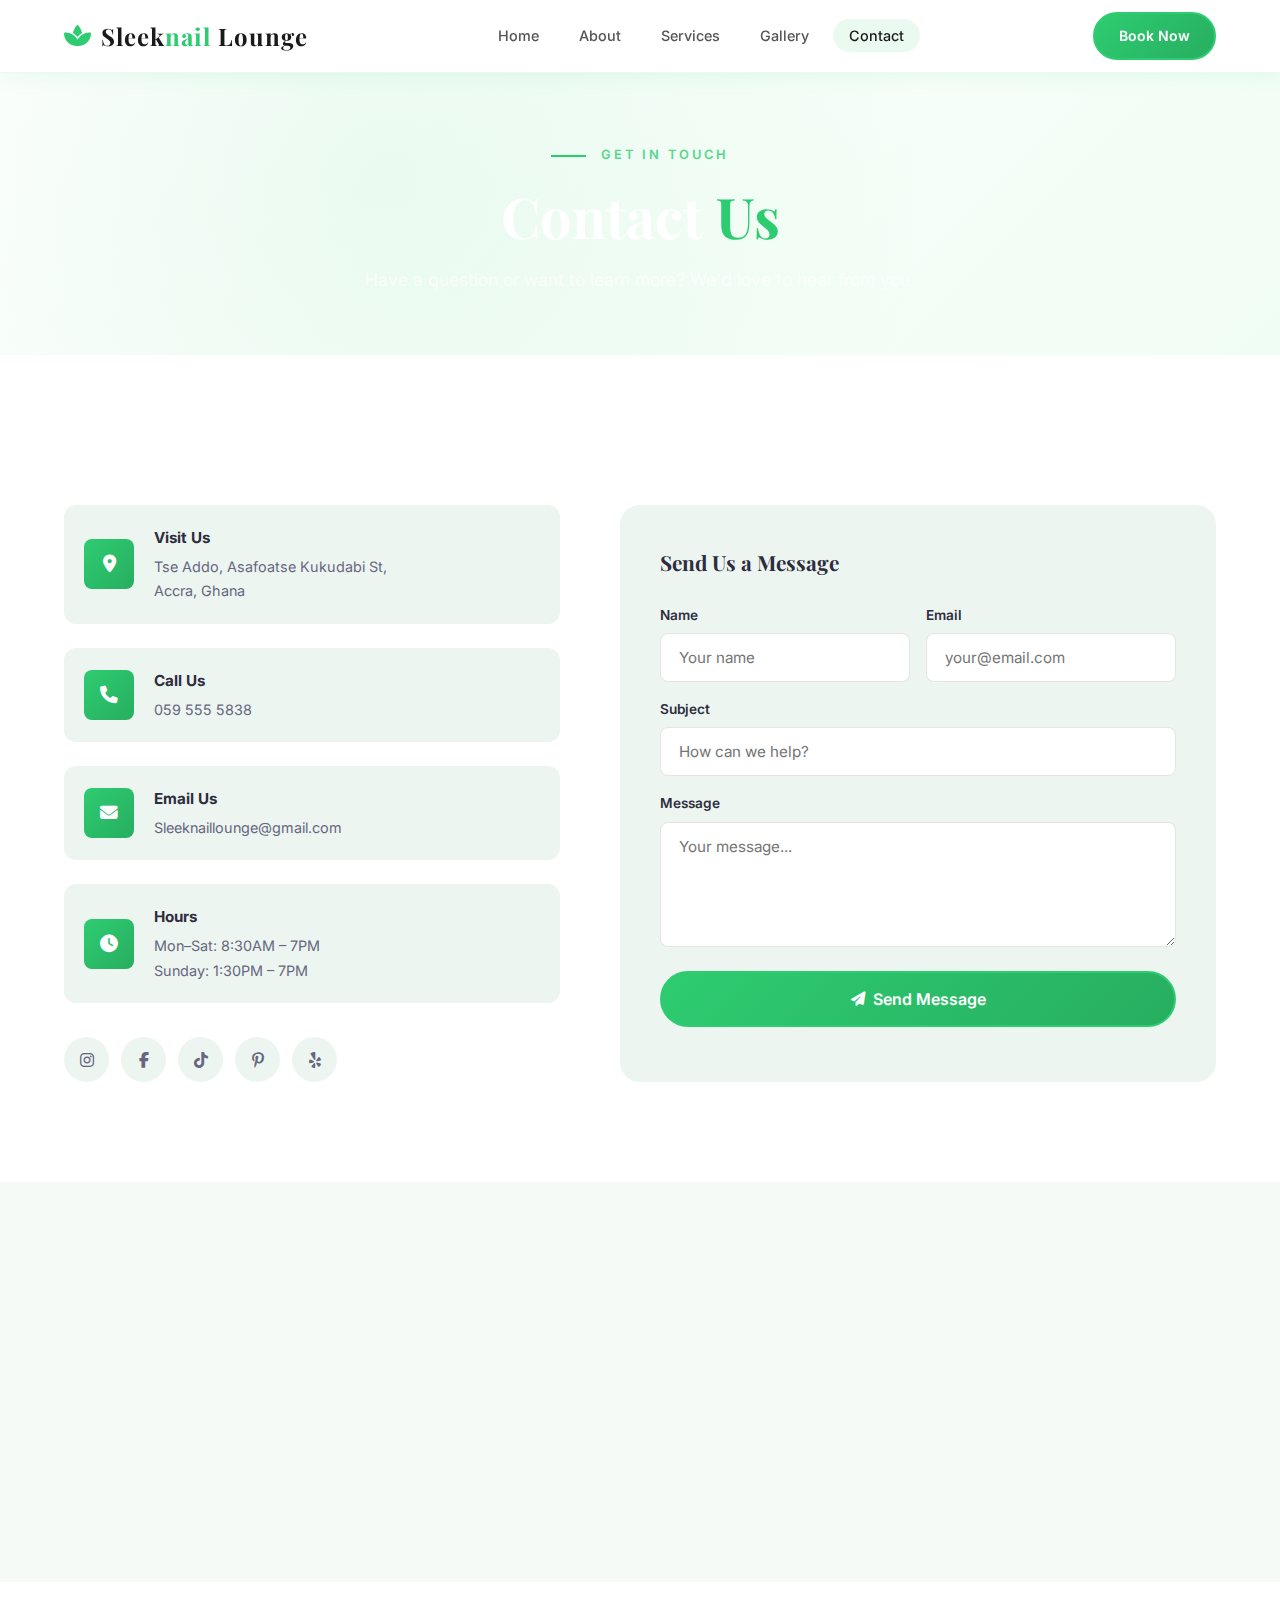
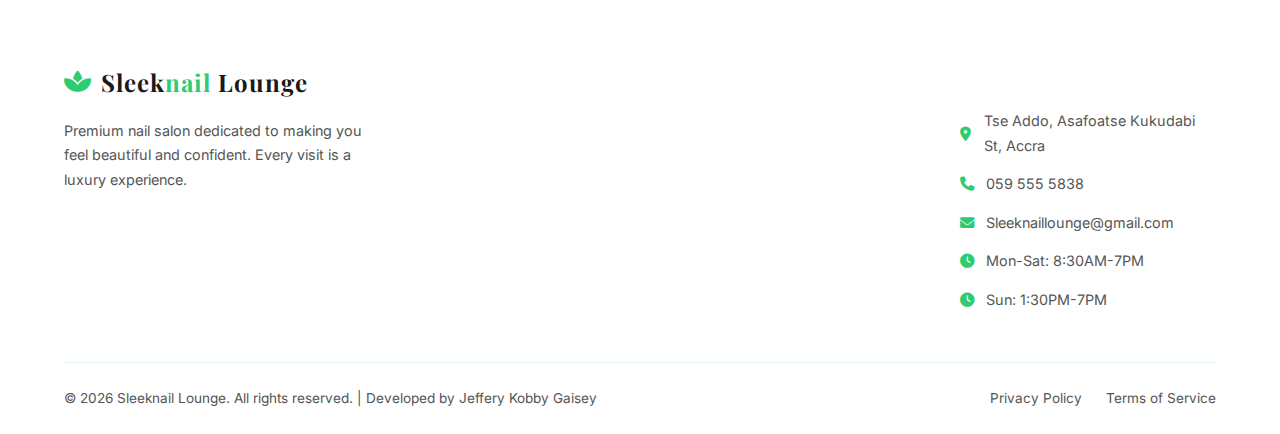
<file: contact.html>
<!DOCTYPE html>
<html lang="en">
<head>
    <meta charset="UTF-8">
    <meta name="viewport" content="width=device-width, initial-scale=1.0">
    <title>Contact Us — Sleeknail Lounge</title>
    <link rel="stylesheet" href="css/style.css">
    <link rel="stylesheet" href="css/animations.css">
    <link rel="preconnect" href="https://fonts.googleapis.com">
    <link href="https://fonts.googleapis.com/css2?family=Playfair+Display:ital,wght@0,400;0,600;0,700;1,400&family=Inter:wght@300;400;500;600;700&display=swap" rel="stylesheet">
    <link rel="stylesheet" href="https://cdnjs.cloudflare.com/ajax/libs/font-awesome/6.5.0/css/all.min.css">
</head>
<body>
    <!-- Navigation -->
    <nav class="navbar scrolled" id="navbar">
        <div class="container nav-container">
            <a href="index.html" class="logo">
                <span class="logo-icon"><i class="fas fa-spa"></i></span>
                <span class="logo-text">Sleek<span class="accent">nail</span> Lounge</span>
            </a>
            <ul class="nav-links" id="navLinks">
                <li><a href="index.html" class="nav-link">Home</a></li>
                <li><a href="about.html" class="nav-link">About</a></li>
                <li><a href="services.html" class="nav-link">Services</a></li>
                <li><a href="gallery.html" class="nav-link">Gallery</a></li>
                <li><a href="contact.html" class="nav-link active">Contact</a></li>
            </ul>
            <div class="nav-actions">
                <a href="https://wa.me/233595555838?text=Hi%2C%20I'd%20like%20to%20book%20an%20appointment%20at%20Sleeknail%20Lounge" target="_blank" class="btn btn-primary btn-sm">Book Now</a>
                <button class="hamburger" id="hamburger" aria-label="Toggle menu">
                    <span></span>
                    <span></span>
                    <span></span>
                </button>
            </div>
        </div>
    </nav>

    <!-- Page Hero -->
    <section class="page-hero">
        <div class="container">
            <span class="section-tag" style="color:var(--primary-light);">Get In Touch</span>
            <h1 class="section-title" style="color:#fff;">Contact <span class="accent">Us</span></h1>
            <p style="color:rgba(255,255,255,0.7); max-width:550px;">Have a question or want to learn more? We'd love to hear from you.</p>
        </div>
    </section>

    <!-- Contact Section -->
    <section class="section contact">
        <div class="container">
            <div class="contact-grid">
                <div class="contact-info">
                    <div class="contact-card">
                        <div class="contact-icon"><i class="fas fa-location-dot"></i></div>
                        <div>
                            <h4>Visit Us</h4>
                            <p>Tse Addo, Asafoatse Kukudabi St,<br>Accra, Ghana</p>
                        </div>
                    </div>
                    <div class="contact-card">
                        <div class="contact-icon"><i class="fas fa-phone"></i></div>
                        <div>
                            <h4>Call Us</h4>
                            <p>059 555 5838</p>
                        </div>
                    </div>
                    <div class="contact-card">
                        <div class="contact-icon"><i class="fas fa-envelope"></i></div>
                        <div>
                            <h4>Email Us</h4>
                            <p>Sleeknaillounge@gmail.com</p>
                        </div>
                    </div>
                    <div class="contact-card">
                        <div class="contact-icon"><i class="fas fa-clock"></i></div>
                        <div>
                            <h4>Hours</h4>
                            <p>Mon–Sat: 8:30AM – 7PM<br>Sunday: 1:30PM – 7PM</p>
                        </div>
                    </div>
                    <div class="contact-socials">
                        <a href="#" class="social-link"><i class="fab fa-instagram"></i></a>
                        <a href="#" class="social-link"><i class="fab fa-facebook-f"></i></a>
                        <a href="#" class="social-link"><i class="fab fa-tiktok"></i></a>
                        <a href="#" class="social-link"><i class="fab fa-pinterest-p"></i></a>
                        <a href="#" class="social-link"><i class="fab fa-yelp"></i></a>
                    </div>
                </div>
                <div class="contact-form-wrapper">
                    <form class="contact-form" id="contactForm">
                        <h3>Send Us a Message</h3>
                        <div class="form-row">
                            <div class="form-group">
                                <label for="contactName">Name</label>
                                <input type="text" id="contactName" placeholder="Your name" required>
                            </div>
                            <div class="form-group">
                                <label for="contactEmail">Email</label>
                                <input type="email" id="contactEmail" placeholder="your@email.com" required>
                            </div>
                        </div>
                        <div class="form-group">
                            <label for="contactSubject">Subject</label>
                            <input type="text" id="contactSubject" placeholder="How can we help?">
                        </div>
                        <div class="form-group">
                            <label for="contactMessage">Message</label>
                            <textarea id="contactMessage" rows="5" placeholder="Your message..." required></textarea>
                        </div>
                        <button type="submit" class="btn btn-primary btn-lg btn-full">
                            <i class="fas fa-paper-plane"></i> Send Message
                        </button>
                    </form>
                </div>
            </div>
        </div>
    </section>

    <!-- Map Section -->
    <section class="map-section">
        <iframe 
            src="https://www.google.com/maps/embed?pb=!1m18!1m12!1m3!1d3971.2!2d-0.1408417!3d5.5797826!2m3!1f0!2f0!3f0!3m2!1i1024!2i768!4f13.1!3m3!1m2!1s0xfdf9b33e67cd21d%3A0x1b8a72e373d35a56!2sSleek%20Nail%20Lounge!5e0!3m2!1sen!2sgh!4v1630000000000"
            width="100%" height="400" style="border:0;" allowfullscreen="" loading="lazy"
            title="Sleeknail Lounge Location"
        ></iframe>
    </section>

    <!-- Footer -->
    <footer class="footer">
        <div class="container">
            <div class="footer-grid">
                <div class="footer-about">
                    <a href="index.html" class="logo">
                        <span class="logo-icon"><i class="fas fa-spa"></i></span>
                        <span class="logo-text">Sleek<span class="accent">nail</span> Lounge</span>
                    </a>
                    <p>Premium nail salon dedicated to making you feel beautiful and confident. Every visit is a luxury experience.</p>
                    <div class="footer-socials">
                        <a href="#"><i class="fab fa-instagram"></i></a>
                        <a href="#"><i class="fab fa-facebook-f"></i></a>
                        <a href="#"><i class="fab fa-tiktok"></i></a>
                        <a href="#"><i class="fab fa-pinterest-p"></i></a>
                    </div>
                </div>
                <div class="footer-links">
                    <h4>Quick Links</h4>
                    <ul>
                        <li><a href="index.html">Home</a></li>
                        <li><a href="about.html">About Us</a></li>
                        <li><a href="services.html">Services</a></li>
                        <li><a href="gallery.html">Gallery</a></li>
                        <li><a href="https://wa.me/233595555838?text=Hi%2C%20I'd%20like%20to%20book%20an%20appointment%20at%20Sleeknail%20Lounge" target="_blank">Book Now</a></li>
                    </ul>
                </div>
                <div class="footer-links">
                    <h4>Services</h4>
                    <ul>
                        <li><a href="services.html">Classic Manicure</a></li>
                        <li><a href="services.html">Gel Extensions</a></li>
                        <li><a href="services.html">Nail Art</a></li>
                        <li><a href="services.html">Luxury Pedicure</a></li>
                        <li><a href="services.html">Dip Powder</a></li>
                    </ul>
                </div>
                <div class="footer-contact">
                    <h4>Contact Info</h4>
                    <ul>
                        <li><i class="fas fa-location-dot"></i> Tse Addo, Asafoatse Kukudabi St, Accra</li>
                        <li><i class="fas fa-phone"></i> 059 555 5838</li>
                        <li><i class="fas fa-envelope"></i> Sleeknaillounge@gmail.com</li>
                        <li><i class="fas fa-clock"></i> Mon-Sat: 8:30AM-7PM</li>
                        <li><i class="fas fa-clock"></i> Sun: 1:30PM-7PM</li>
                    </ul>
                </div>
            </div>
            <div class="footer-bottom">
                <p>&copy; 2026 Sleeknail Lounge. All rights reserved. | Developed by Jeffery Kobby Gaisey</p>
                <div class="footer-bottom-links">
                    <a href="#">Privacy Policy</a>
                    <a href="#">Terms of Service</a>
                </div>
            </div>
        </div>
    </footer>

    <button class="back-to-top" id="backToTop" aria-label="Back to top">
        <i class="fas fa-arrow-up"></i>
    </button>

    <script src="js/main.js"></script>
</body>
</html>
</file>
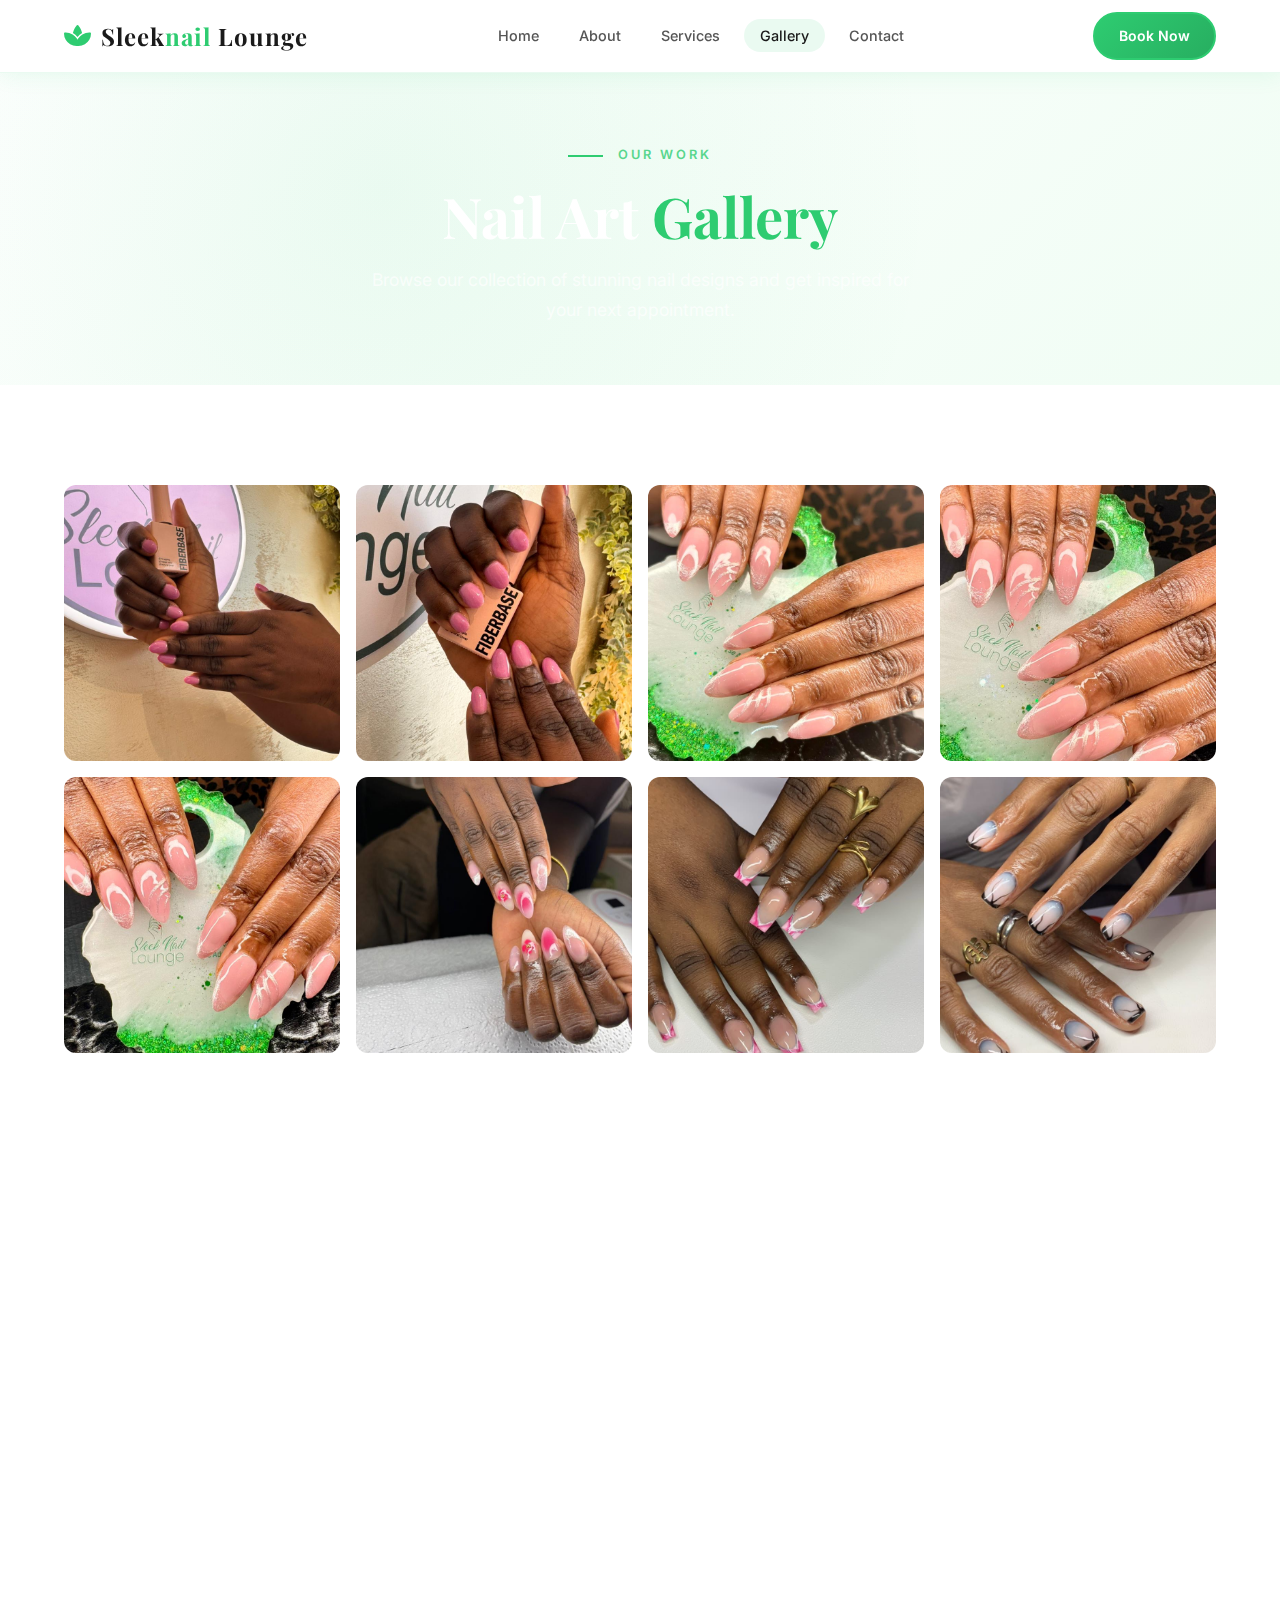
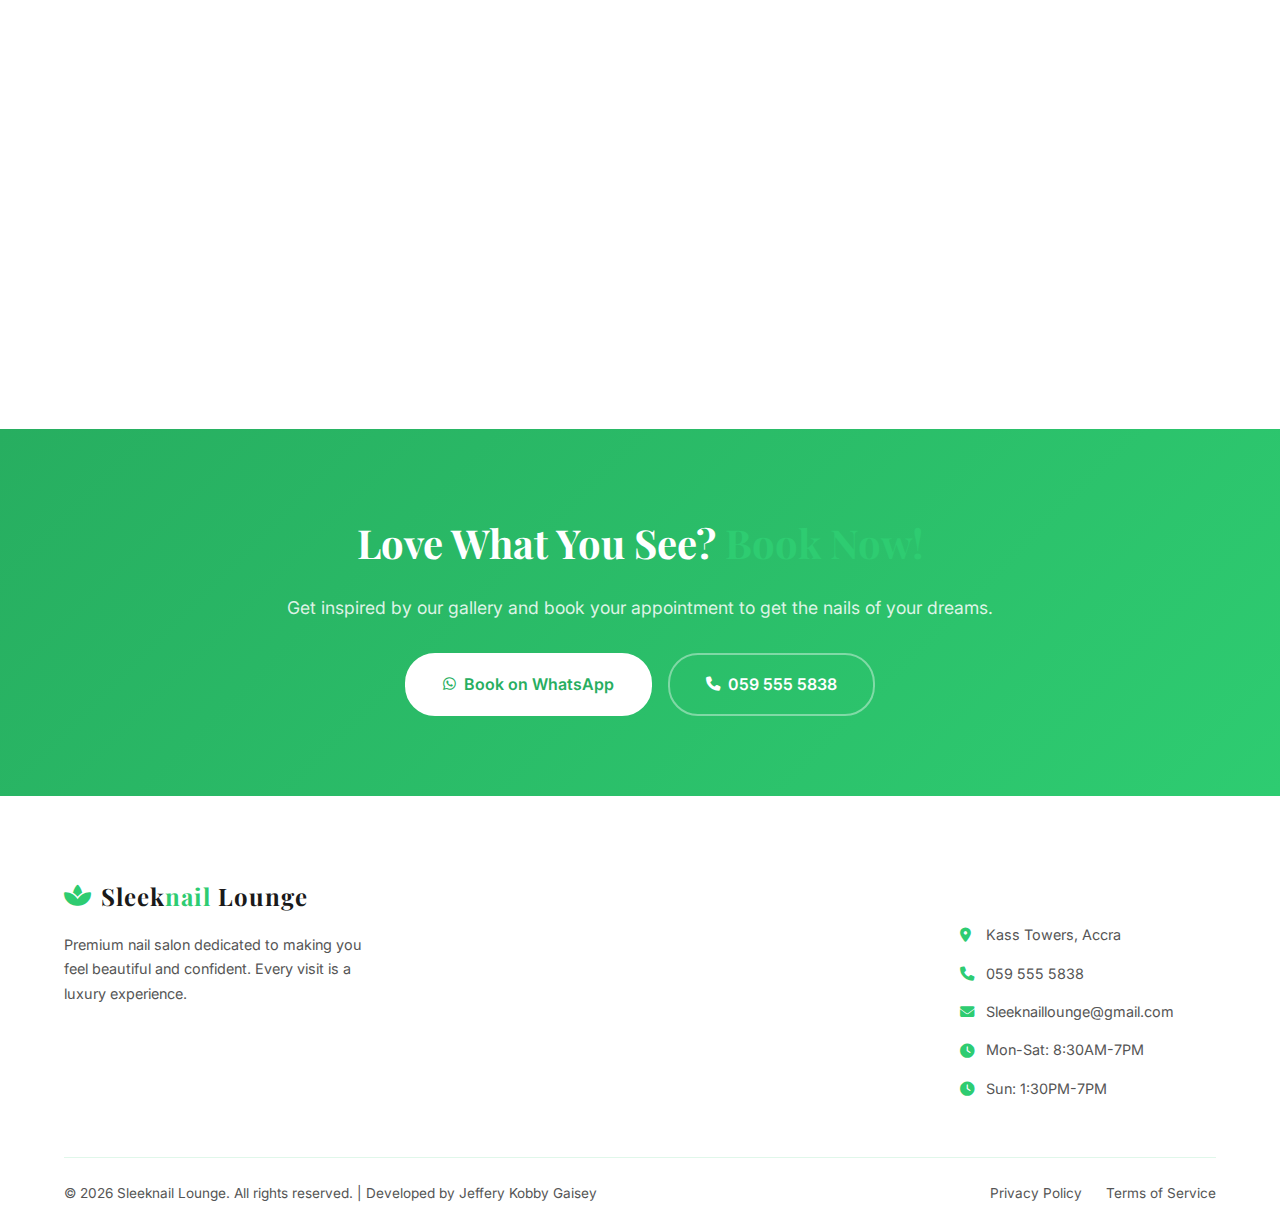
<file: gallery.html>
<!DOCTYPE html>
<html lang="en">
<head>
    <meta charset="UTF-8">
    <meta name="viewport" content="width=device-width, initial-scale=1.0">
    <title>Gallery — Sleeknail Lounge</title>
    <link rel="stylesheet" href="css/style.css">
    <link rel="stylesheet" href="css/animations.css">
    <link rel="preconnect" href="https://fonts.googleapis.com">
    <link href="https://fonts.googleapis.com/css2?family=Playfair+Display:ital,wght@0,400;0,600;0,700;1,400&family=Inter:wght@300;400;500;600;700&display=swap" rel="stylesheet">
    <link rel="stylesheet" href="https://cdnjs.cloudflare.com/ajax/libs/font-awesome/6.5.0/css/all.min.css">
</head>
<body>
    <!-- Navigation -->
    <nav class="navbar scrolled" id="navbar">
        <div class="container nav-container">
            <a href="index.html" class="logo">
                <span class="logo-icon"><i class="fas fa-spa"></i></span>
                <span class="logo-text">Sleek<span class="accent">nail</span> Lounge</span>
            </a>
            <ul class="nav-links" id="navLinks">
                <li><a href="index.html" class="nav-link">Home</a></li>
                <li><a href="about.html" class="nav-link">About</a></li>
                <li><a href="services.html" class="nav-link">Services</a></li>
                <li><a href="gallery.html" class="nav-link active">Gallery</a></li>
                <li><a href="contact.html" class="nav-link">Contact</a></li>
            </ul>
            <div class="nav-actions">
                <a href="https://wa.me/233595555838?text=Hi%2C%20I'd%20like%20to%20book%20an%20appointment%20at%20Sleeknail%20Lounge" target="_blank" class="btn btn-primary btn-sm">Book Now</a>
                <button class="hamburger" id="hamburger" aria-label="Toggle menu">
                    <span></span>
                    <span></span>
                    <span></span>
                </button>
            </div>
        </div>
    </nav>

    <!-- Page Hero -->
    <section class="page-hero">
        <div class="container">
            <span class="section-tag" style="color:var(--primary-light);">Our Work</span>
            <h1 class="section-title" style="color:#fff;">Nail Art <span class="accent">Gallery</span></h1>
            <p style="color:rgba(255,255,255,0.7); max-width:550px;">Browse our collection of stunning nail designs and get inspired for your next appointment.</p>
        </div>
    </section>

    <!-- Gallery Section -->
    <section class="section gallery">
        <div class="container">
            <div class="gallery-grid">
                <div class="gallery-item" data-category="gel">
                    <img src="images/1.jpeg" alt="Gel nail design" loading="lazy">
                </div>
                <div class="gallery-item" data-category="art">
                    <img src="images/2.jpeg" alt="Nail art design" loading="lazy">
                </div>
                <div class="gallery-item" data-category="manicure">
                    <img src="images/3.jpeg" alt="Classic manicure" loading="lazy">
                </div>
                <div class="gallery-item" data-category="gel">
                    <img src="images/4.jpeg" alt="Gel polish nails" loading="lazy">
                </div>
                <div class="gallery-item" data-category="art">
                    <img src="images/5.jpeg" alt="Artistic nails" loading="lazy">
                </div>
                <div class="gallery-item" data-category="pedicure">
                    <img src="images/6.jpeg" alt="Luxury pedicure" loading="lazy">
                </div>
                <div class="gallery-item" data-category="manicure">
                    <img src="images/7.jpeg" alt="Pink manicure" loading="lazy">
                </div>
                <div class="gallery-item" data-category="gel">
                    <img src="images/8.jpeg" alt="Gel nail art" loading="lazy">
                </div>
                <div class="gallery-item" data-category="art">
                    <img src="images/9.jpeg" alt="Nail art detail" loading="lazy">
                </div>
                <div class="gallery-item" data-category="manicure">
                    <img src="images/10.jpeg" alt="Manicure design" loading="lazy">
                </div>
                <div class="gallery-item" data-category="gel">
                    <img src="images/11.jpeg" alt="Gel nails" loading="lazy">
                </div>
                <div class="gallery-item" data-category="pedicure">
                    <img src="images/12.jpeg" alt="Pedicure design" loading="lazy">
                </div>
                <div class="gallery-item" data-category="art">
                    <img src="images/13.jpeg" alt="Creative nail art" loading="lazy">
                </div>
                <div class="gallery-item" data-category="manicure">
                    <img src="images/14.jpeg" alt="Elegant manicure" loading="lazy">
                </div>
                <div class="gallery-item" data-category="gel">
                    <img src="images/15.jpeg" alt="Gel nail design" loading="lazy">
                </div>
                <div class="gallery-item" data-category="art">
                    <img src="images/16.jpeg" alt="Artistic nail design" loading="lazy">
                </div>
                <div class="gallery-item" data-category="pedicure">
                    <img src="images/17.jpeg" alt="Pedicure nails" loading="lazy">
                </div>
                <div class="gallery-item" data-category="gel">
                    <img src="images/18.jpeg" alt="Gel extension nails" loading="lazy">
                </div>
            </div>
        </div>
    </section>

    <!-- CTA Section -->
    <section class="cta-section">
        <div class="container">
            <div class="cta-content">
                <h2>Love What You See? <span class="accent">Book Now!</span></h2>
                <p>Get inspired by our gallery and book your appointment to get the nails of your dreams.</p>
                <div class="cta-buttons">
                    <a href="https://wa.me/233595555838?text=Hi%2C%20I'd%20like%20to%20book%20an%20appointment%20at%20Sleeknail%20Lounge" target="_blank" class="btn btn-white btn-lg"><i class="fab fa-whatsapp"></i> Book on WhatsApp</a>
                    <a href="tel:+233595555838" class="btn btn-outline-white btn-lg"><i class="fas fa-phone"></i> 059 555 5838</a>
                </div>
            </div>
        </div>
    </section>

    <!-- Footer -->
    <footer class="footer">
        <div class="container">
            <div class="footer-grid">
                <div class="footer-about">
                    <a href="index.html" class="logo">
                        <span class="logo-icon"><i class="fas fa-spa"></i></span>
                        <span class="logo-text">Sleek<span class="accent">nail</span> Lounge</span>
                    </a>
                    <p>Premium nail salon dedicated to making you feel beautiful and confident. Every visit is a luxury experience.</p>
                    <div class="footer-socials">
                        <a href="#"><i class="fab fa-instagram"></i></a>
                        <a href="#"><i class="fab fa-facebook-f"></i></a>
                        <a href="#"><i class="fab fa-tiktok"></i></a>
                        <a href="#"><i class="fab fa-pinterest-p"></i></a>
                    </div>
                </div>
                <div class="footer-links">
                    <h4>Quick Links</h4>
                    <ul>
                        <li><a href="index.html">Home</a></li>
                        <li><a href="about.html">About Us</a></li>
                        <li><a href="services.html">Services</a></li>
                        <li><a href="gallery.html">Gallery</a></li>
                        <li><a href="https://wa.me/233595555838?text=Hi%2C%20I'd%20like%20to%20book%20an%20appointment%20at%20Sleeknail%20Lounge" target="_blank">Book Now</a></li>
                    </ul>
                </div>
                <div class="footer-links">
                    <h4>Services</h4>
                    <ul>
                        <li><a href="services.html">Classic Manicure</a></li>
                        <li><a href="services.html">Gel Extensions</a></li>
                        <li><a href="services.html">Nail Art</a></li>
                        <li><a href="services.html">Luxury Pedicure</a></li>
                        <li><a href="services.html">Dip Powder</a></li>
                    </ul>
                </div>
                <div class="footer-contact">
                    <h4>Contact Info</h4>
                    <ul>
                        <li><i class="fas fa-location-dot"></i> Kass Towers, Accra</li>
                        <li><i class="fas fa-phone"></i> 059 555 5838</li>
                        <li><i class="fas fa-envelope"></i> Sleeknaillounge@gmail.com</li>
                        <li><i class="fas fa-clock"></i> Mon-Sat: 8:30AM-7PM</li>
                        <li><i class="fas fa-clock"></i> Sun: 1:30PM-7PM</li>
                    </ul>
                </div>
            </div>
            <div class="footer-bottom">
                <p>&copy; 2026 Sleeknail Lounge. All rights reserved. | Developed by Jeffery Kobby Gaisey</p>
                <div class="footer-bottom-links">
                    <a href="#">Privacy Policy</a>
                    <a href="#">Terms of Service</a>
                </div>
            </div>
        </div>
    </footer>

    <button class="back-to-top" id="backToTop" aria-label="Back to top">
        <i class="fas fa-arrow-up"></i>
    </button>

    <script src="js/main.js"></script>
</body>
</html>
</file>
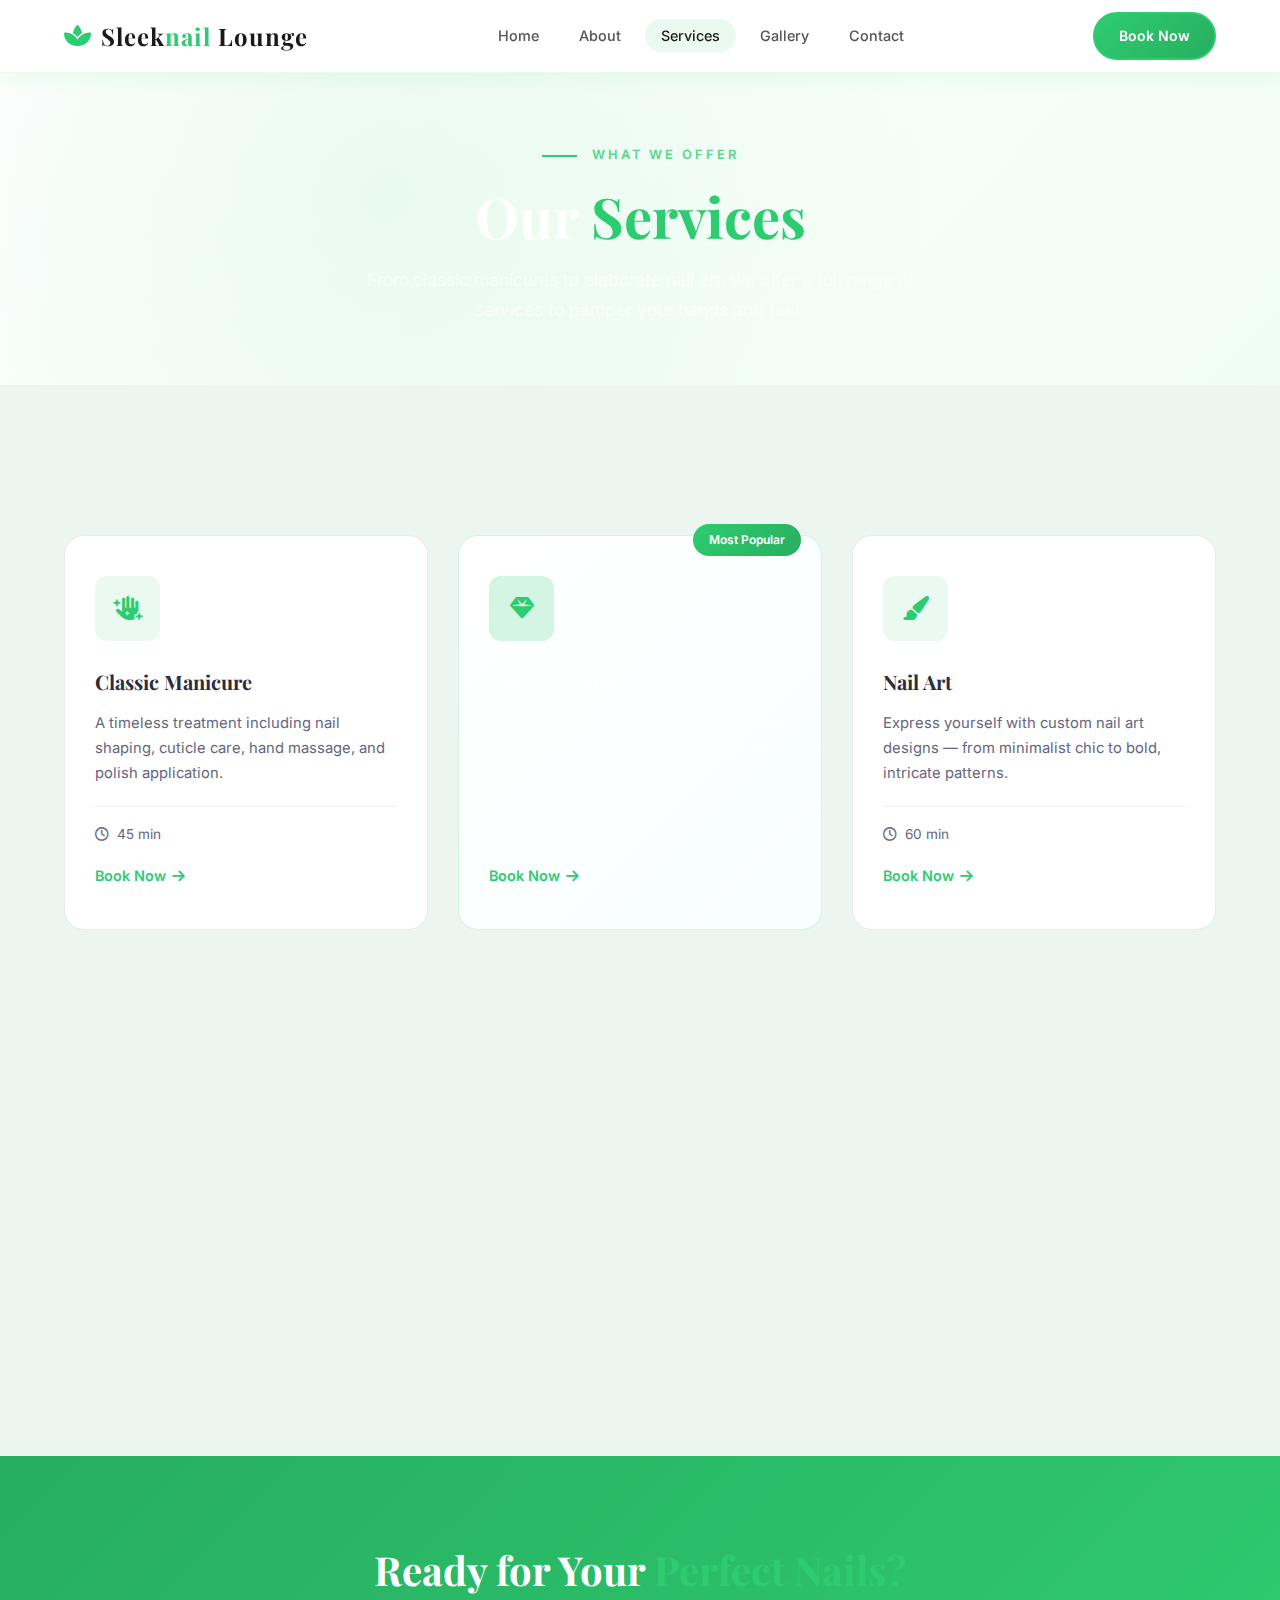
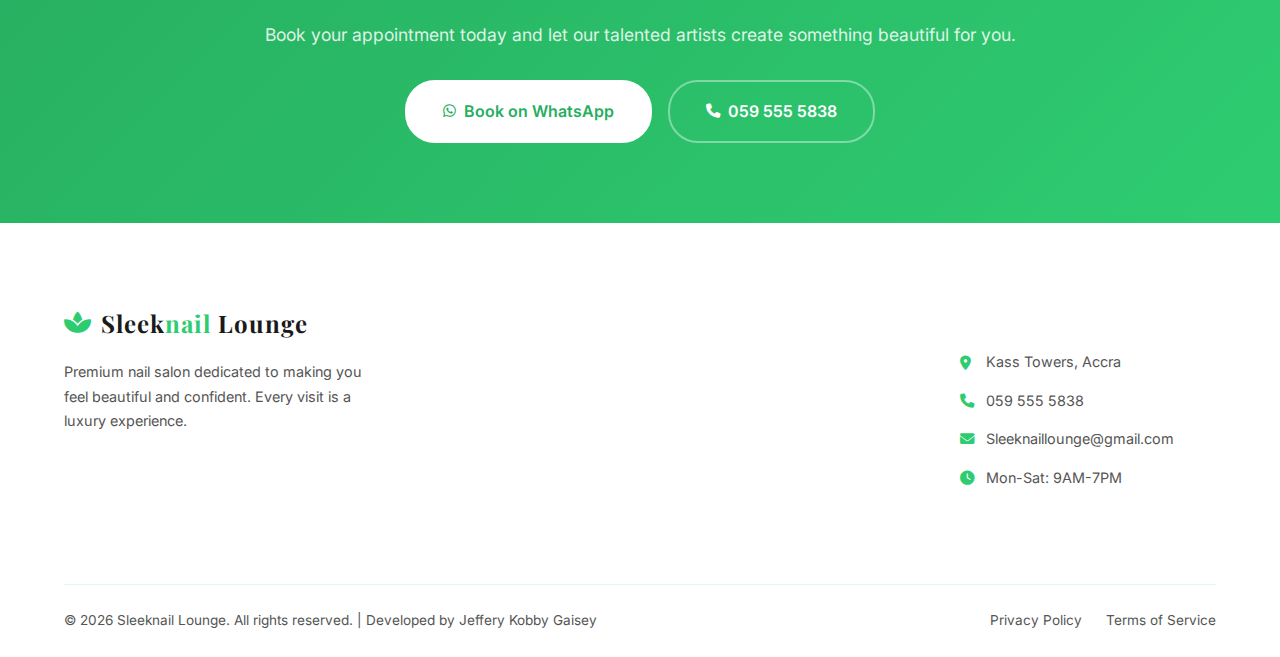
<file: services.html>
<!DOCTYPE html>
<html lang="en">
<head>
    <meta charset="UTF-8">
    <meta name="viewport" content="width=device-width, initial-scale=1.0">
    <title>Services — Sleeknail Lounge</title>
    <link rel="stylesheet" href="css/style.css">
    <link rel="stylesheet" href="css/animations.css">
    <link rel="preconnect" href="https://fonts.googleapis.com">
    <link href="https://fonts.googleapis.com/css2?family=Playfair+Display:ital,wght@0,400;0,600;0,700;1,400&family=Inter:wght@300;400;500;600;700&display=swap" rel="stylesheet">
    <link rel="stylesheet" href="https://cdnjs.cloudflare.com/ajax/libs/font-awesome/6.5.0/css/all.min.css">
</head>
<body>
    <!-- Navigation -->
    <nav class="navbar scrolled" id="navbar">
        <div class="container nav-container">
            <a href="index.html" class="logo">
                <span class="logo-icon"><i class="fas fa-spa"></i></span>
                <span class="logo-text">Sleek<span class="accent">nail</span> Lounge</span>
            </a>
            <ul class="nav-links" id="navLinks">
                <li><a href="index.html" class="nav-link">Home</a></li>
                <li><a href="about.html" class="nav-link">About</a></li>
                <li><a href="services.html" class="nav-link active">Services</a></li>
                <li><a href="gallery.html" class="nav-link">Gallery</a></li>
                <li><a href="contact.html" class="nav-link">Contact</a></li>
            </ul>
            <div class="nav-actions">
                <a href="https://wa.me/233595555838?text=Hi%2C%20I'd%20like%20to%20book%20an%20appointment%20at%20Sleeknail%20Lounge" target="_blank" class="btn btn-primary btn-sm">Book Now</a>
                <button class="hamburger" id="hamburger" aria-label="Toggle menu">
                    <span></span>
                    <span></span>
                    <span></span>
                </button>
            </div>
        </div>
    </nav>

    <!-- Page Hero -->
    <section class="page-hero">
        <div class="container">
            <span class="section-tag" style="color:var(--primary-light);">What We Offer</span>
            <h1 class="section-title" style="color:#fff;">Our <span class="accent">Services</span></h1>
            <p style="color:rgba(255,255,255,0.7); max-width:550px;">From classic manicures to elaborate nail art, we offer a full range of services to pamper your hands and feet.</p>
        </div>
    </section>

    <!-- Services Section -->
    <section class="section services">
        <div class="container">
            <div class="services-grid">
                <div class="service-card">
                    <div class="service-icon">
                        <i class="fas fa-hand-sparkles"></i>
                    </div>
                    <h3>Classic Manicure</h3>
                    <p>A timeless treatment including nail shaping, cuticle care, hand massage, and polish application.</p>
                    <div class="service-meta">
                        <span class="service-duration"><i class="far fa-clock"></i> 45 min</span>
                    </div>
                    <a href="https://wa.me/233595555838?text=Hi%2C%20I'd%20like%20to%20book%20an%20appointment%20at%20Sleeknail%20Lounge" target="_blank" class="service-link">Book Now <i class="fas fa-arrow-right"></i></a>
                </div>
                <div class="service-card featured">
                    <div class="service-badge">Most Popular</div>
                    <div class="service-icon">
                        <i class="fas fa-gem"></i>
                    </div>
                    <h3>Gel Extensions</h3>
                    <p>Beautiful, long-lasting gel nail extensions with your choice of color and design for stunning results.</p>
                    <div class="service-meta">
                        <span class="service-duration"><i class="far fa-clock"></i> 90 min</span>
                    </div>
                    <a href="https://wa.me/233595555838?text=Hi%2C%20I'd%20like%20to%20book%20an%20appointment%20at%20Sleeknail%20Lounge" target="_blank" class="service-link">Book Now <i class="fas fa-arrow-right"></i></a>
                </div>
                <div class="service-card">
                    <div class="service-icon">
                        <i class="fas fa-paintbrush"></i>
                    </div>
                    <h3>Nail Art</h3>
                    <p>Express yourself with custom nail art designs — from minimalist chic to bold, intricate patterns.</p>
                    <div class="service-meta">
                        <span class="service-duration"><i class="far fa-clock"></i> 60 min</span>
                    </div>
                    <a href="https://wa.me/233595555838?text=Hi%2C%20I'd%20like%20to%20book%20an%20appointment%20at%20Sleeknail%20Lounge" target="_blank" class="service-link">Book Now <i class="fas fa-arrow-right"></i></a>
                </div>
                <div class="service-card">
                    <div class="service-icon">
                        <i class="fas fa-spa"></i>
                    </div>
                    <h3>Luxury Pedicure</h3>
                    <p>A rejuvenating foot spa experience with exfoliation, mask treatment, massage, and perfect polish.</p>
                    <div class="service-meta">
                        <span class="service-duration"><i class="far fa-clock"></i> 75 min</span>
                    </div>
                    <a href="https://wa.me/233595555838?text=Hi%2C%20I'd%20like%20to%20book%20an%20appointment%20at%20Sleeknail%20Lounge" target="_blank" class="service-link">Book Now <i class="fas fa-arrow-right"></i></a>
                </div>
                <div class="service-card">
                    <div class="service-icon">
                        <i class="fas fa-wand-magic-sparkles"></i>
                    </div>
                    <h3>Acrylic Nails</h3>
                    <p>Durable and versatile acrylic nail enhancements sculpted to your desired length and shape.</p>
                    <div class="service-meta">
                        <span class="service-duration"><i class="far fa-clock"></i> 80 min</span>
                    </div>
                    <a href="https://wa.me/233595555838?text=Hi%2C%20I'd%20like%20to%20book%20an%20appointment%20at%20Sleeknail%20Lounge" target="_blank" class="service-link">Book Now <i class="fas fa-arrow-right"></i></a>
                </div>
                <div class="service-card">
                    <div class="service-icon">
                        <i class="fas fa-droplet"></i>
                    </div>
                    <h3>Dip Powder</h3>
                    <p>Lightweight, durable dip powder application with vibrant color options and a natural feel.</p>
                    <div class="service-meta">
                        <span class="service-duration"><i class="far fa-clock"></i> 60 min</span>
                    </div>
                    <a href="https://wa.me/233595555838?text=Hi%2C%20I'd%20like%20to%20book%20an%20appointment%20at%20Sleeknail%20Lounge" target="_blank" class="service-link">Book Now <i class="fas fa-arrow-right"></i></a>
                </div>
            </div>
        </div>
    </section>



    <!-- CTA Section -->
    <section class="cta-section">
        <div class="container">
            <div class="cta-content">
                <h2>Ready for Your <span class="accent">Perfect Nails?</span></h2>
                <p>Book your appointment today and let our talented artists create something beautiful for you.</p>
                <div class="cta-buttons">
                    <a href="https://wa.me/233595555838?text=Hi%2C%20I'd%20like%20to%20book%20an%20appointment%20at%20Sleeknail%20Lounge" target="_blank" class="btn btn-white btn-lg"><i class="fab fa-whatsapp"></i> Book on WhatsApp</a>
                    <a href="tel:+233595555838" class="btn btn-outline-white btn-lg"><i class="fas fa-phone"></i> 059 555 5838</a>
                </div>
            </div>
        </div>
    </section>

    <!-- Footer -->
    <footer class="footer">
        <div class="container">
            <div class="footer-grid">
                <div class="footer-about">
                    <a href="index.html" class="logo">
                        <span class="logo-icon"><i class="fas fa-spa"></i></span>
                        <span class="logo-text">Sleek<span class="accent">nail</span> Lounge</span>
                    </a>
                    <p>Premium nail salon dedicated to making you feel beautiful and confident. Every visit is a luxury experience.</p>
                    <div class="footer-socials">
                        <a href="#"><i class="fab fa-instagram"></i></a>
                        <a href="#"><i class="fab fa-facebook-f"></i></a>
                        <a href="#"><i class="fab fa-tiktok"></i></a>
                        <a href="#"><i class="fab fa-pinterest-p"></i></a>
                    </div>
                </div>
                <div class="footer-links">
                    <h4>Quick Links</h4>
                    <ul>
                        <li><a href="index.html">Home</a></li>
                        <li><a href="about.html">About Us</a></li>
                        <li><a href="services.html">Services</a></li>
                        <li><a href="gallery.html">Gallery</a></li>
                        <li><a href="https://wa.me/233595555838?text=Hi%2C%20I'd%20like%20to%20book%20an%20appointment%20at%20Sleeknail%20Lounge" target="_blank">Book Now</a></li>
                    </ul>
                </div>
                <div class="footer-links">
                    <h4>Services</h4>
                    <ul>
                        <li><a href="services.html">Classic Manicure</a></li>
                        <li><a href="services.html">Gel Extensions</a></li>
                        <li><a href="services.html">Nail Art</a></li>
                        <li><a href="services.html">Luxury Pedicure</a></li>
                        <li><a href="services.html">Dip Powder</a></li>
                    </ul>
                </div>
                <div class="footer-contact">
                    <h4>Contact Info</h4>
                    <ul>
                        <li><i class="fas fa-location-dot"></i> Kass Towers, Accra</li>
                        <li><i class="fas fa-phone"></i> 059 555 5838</li>
                        <li><i class="fas fa-envelope"></i> Sleeknaillounge@gmail.com</li>
                        <li><i class="fas fa-clock"></i> Mon-Sat: 9AM-7PM</li>
                    </ul>
                </div>
            </div>
            <div class="footer-bottom">
                <p>&copy; 2026 Sleeknail Lounge. All rights reserved. | Developed by Jeffery Kobby Gaisey</p>
                <div class="footer-bottom-links">
                    <a href="#">Privacy Policy</a>
                    <a href="#">Terms of Service</a>
                </div>
            </div>
        </div>
    </footer>

    <button class="back-to-top" id="backToTop" aria-label="Back to top">
        <i class="fas fa-arrow-up"></i>
    </button>

    <script src="js/main.js"></script>
</body>
</html>
</file>
<file: css/style.css>
/* ============================================
   Sleeknail Lounge — Modern Nail Salon Website
   Main Stylesheet
   ============================================ */

/* ---------- CSS Variables ---------- */
:root {
    --primary: #2ecc71;
    --primary-light: #58d68d;
    --primary-dark: #27ae60;
    --accent: #45b36b;
    --bg-dark: #ffffff;
    --bg-darker: #f8fffe;
    --bg-card: #ffffff;
    --bg-light: #f5faf7;
    --bg-cream: #edf5f0;
    --text-primary: #1a1a1a;
    --text-secondary: #555555;
    --text-dark: #2d2d3f;
    --text-body: #666680;
    --border: rgba(46,204,113,0.15);
    --border-light: rgba(0,0,0,0.08);
    --shadow-sm: 0 2px 8px rgba(0,0,0,0.05);
    --shadow-md: 0 8px 30px rgba(0,0,0,0.08);
    --shadow-lg: 0 20px 60px rgba(0,0,0,0.1);
    --shadow-glow: 0 0 40px rgba(46,204,113,0.15);
    --radius-sm: 8px;
    --radius-md: 12px;
    --radius-lg: 20px;
    --radius-xl: 30px;
    --transition: all 0.3s cubic-bezier(0.4, 0, 0.2, 1);
    --font-heading: 'Playfair Display', Georgia, serif;
    --font-body: 'Inter', -apple-system, sans-serif;
}

/* ---------- Reset & Base ---------- */
*, *::before, *::after {
    margin: 0;
    padding: 0;
    box-sizing: border-box;
}

html {
    scroll-behavior: smooth;
    scroll-padding-top: 80px;
}

body {
    font-family: var(--font-body);
    color: var(--text-dark);
    background: var(--bg-light);
    line-height: 1.7;
    overflow-x: hidden;
    -webkit-font-smoothing: antialiased;
}

a {
    text-decoration: none;
    color: inherit;
    transition: var(--transition);
}

img {
    max-width: 100%;
    height: auto;
    display: block;
}

ul {
    list-style: none;
}

.container {
    width: 100%;
    max-width: 1200px;
    margin: 0 auto;
    padding: 0 24px;
}

.text-center {
    text-align: center;
}

.accent {
    color: var(--primary);
}

/* ---------- Buttons ---------- */
.btn {
    display: inline-flex;
    align-items: center;
    gap: 8px;
    font-family: var(--font-body);
    font-weight: 600;
    border: 2px solid transparent;
    border-radius: var(--radius-xl);
    cursor: pointer;
    transition: var(--transition);
    text-align: center;
    white-space: nowrap;
}

.btn i {
    font-size: 0.9em;
}

.btn-sm {
    padding: 10px 24px;
    font-size: 0.875rem;
}

.btn-md {
    padding: 12px 30px;
    font-size: 0.9375rem;
}

.btn-lg {
    padding: 16px 36px;
    font-size: 1rem;
}

.btn-primary {
    background: linear-gradient(135deg, var(--primary), var(--primary-dark));
    color: #fff;
    border-color: var(--primary);
}

.btn-primary:hover {
    background: linear-gradient(135deg, var(--primary-light), var(--primary));
    transform: translateY(-2px);
    box-shadow: 0 8px 25px rgba(46,204,113,0.35);
}

.btn-outline {
    background: transparent;
    color: #fff;
    border-color: rgba(255,255,255,0.3);
}

.btn-outline:hover {
    background: rgba(255,255,255,0.1);
    border-color: #fff;
    transform: translateY(-2px);
}

.btn-white {
    background: #fff;
    color: var(--primary-dark);
    border-color: #fff;
}

.btn-white:hover {
    background: var(--bg-cream);
    transform: translateY(-2px);
    box-shadow: var(--shadow-md);
}

.btn-outline-white {
    background: transparent;
    color: #fff;
    border-color: rgba(255,255,255,0.4);
}

.btn-outline-white:hover {
    background: rgba(255,255,255,0.1);
    border-color: #fff;
}

.btn-full {
    width: 100%;
    justify-content: center;
}

/* ---------- Navigation ---------- */
.navbar {
    position: fixed;
    top: 0;
    left: 0;
    width: 100%;
    z-index: 1000;
    padding: 20px 0;
    transition: var(--transition);
}

.navbar.scrolled {
    background: rgba(255,255,255,0.95);
    backdrop-filter: blur(20px);
    padding: 12px 0;
    box-shadow: 0 2px 20px rgba(46,204,113,0.1);
    border-bottom: 1px solid rgba(46,204,113,0.1);
}

.nav-container {
    display: flex;
    align-items: center;
    justify-content: space-between;
}

.logo {
    display: flex;
    align-items: center;
    gap: 10px;
}

.logo-icon {
    font-size: 1.5rem;
    color: var(--primary);
}

.logo-text {
    font-family: var(--font-heading);
    font-size: 1.5rem;
    font-weight: 700;
    color: var(--text-primary);
    letter-spacing: 1px;
}

.nav-links {
    display: flex;
    align-items: center;
    gap: 8px;
}

.nav-link {
    color: var(--text-secondary);
    font-size: 0.9rem;
    font-weight: 500;
    padding: 8px 16px;
    border-radius: var(--radius-xl);
    transition: var(--transition);
}

.nav-link:hover,
.nav-link.active {
    color: var(--text-primary);
    background: rgba(46,204,113,0.1);
}

.nav-actions {
    display: flex;
    align-items: center;
    gap: 16px;
}

.hamburger {
    display: none;
    flex-direction: column;
    gap: 5px;
    background: none;
    border: none;
    cursor: pointer;
    padding: 4px;
}

.hamburger span {
    width: 24px;
    height: 2px;
    background: #fff;
    border-radius: 2px;
    transition: var(--transition);
}

.hamburger.active span:nth-child(1) {
    transform: rotate(45deg) translate(5px, 5px);
}

.hamburger.active span:nth-child(2) {
    opacity: 0;
}

.hamburger.active span:nth-child(3) {
    transform: rotate(-45deg) translate(5px, -5px);
}

/* ---------- Page Hero (sub-pages) ---------- */
.page-hero {
    position: relative;
    padding: 140px 0 60px;
    background: linear-gradient(135deg, #ffffff 0%, #f0fdf4 100%);
    text-align: center;
    overflow: hidden;
}

.page-hero::before {
    content: '';
    position: absolute;
    inset: 0;
    background: radial-gradient(circle at 30% 50%, rgba(46,204,113,0.08) 0%, transparent 60%);
    pointer-events: none;
}

.page-hero .container {
    position: relative;
    z-index: 1;
}

.page-hero h1 {
    font-family: var(--font-heading);
    font-size: clamp(2.2rem, 5vw, 3.5rem);
    color: var(--text-primary);
    margin-bottom: 1rem;
}

.page-hero p {
    color: var(--text-secondary);
    font-size: 1.1rem;
    max-width: 600px;
    margin: 0 auto;
}

.page-hero .breadcrumb {
    display: flex;
    align-items: center;
    justify-content: center;
    gap: 0.5rem;
    margin-top: 1.5rem;
    font-size: 0.9rem;
    color: var(--text-secondary);
}

.page-hero .breadcrumb a {
    color: var(--primary-light);
    text-decoration: none;
    transition: color 0.3s;
}

.page-hero .breadcrumb a:hover {
    color: var(--primary);
}

.page-hero .breadcrumb span {
    color: var(--text-secondary);
}

/* ---------- Hero Section ---------- */
.hero {
    position: relative;
    min-height: 100vh;
    display: flex;
    align-items: center;
    justify-content: center;
    overflow: hidden;
}

.hero-bg {
    position: absolute;
    inset: 0;
    background: url('../images/background.png') center/cover no-repeat;
}

.hero-overlay {
    position: absolute;
    inset: 0;
    background: linear-gradient(
        135deg,
        rgba(255,255,255,0.5) 0%,
        rgba(255,255,255,0.3) 50%,
        rgba(255,255,255,0.2) 100%
    );
}

.hero-content {
    position: relative;
    z-index: 2;
    text-align: center;
    padding: 120px 0 80px;
}

.hero-badge {
    display: inline-block;
    padding: 8px 24px;
    background: rgba(46,204,113,0.15);
    border: 1px solid rgba(46,204,113,0.3);
    border-radius: var(--radius-xl);
    color: var(--primary-light);
    font-size: 0.875rem;
    font-weight: 500;
    letter-spacing: 1px;
    margin-bottom: 30px;
}

.hero-title {
    font-family: var(--font-heading);
    font-size: clamp(2.5rem, 6vw, 5rem);
    font-weight: 700;
    color: var(--text-primary);
    line-height: 1.15;
    margin-bottom: 24px;
}

.hero-subtitle {
    font-size: clamp(1rem, 2vw, 1.2rem);
    color: var(--text-secondary);
    max-width: 600px;
    margin: 0 auto 40px;
    line-height: 1.8;
}

.hero-buttons {
    display: flex;
    gap: 16px;
    justify-content: center;
    flex-wrap: wrap;
    margin-bottom: 60px;
}

.hero-stats {
    display: flex;
    justify-content: center;
    gap: 40px;
    flex-wrap: wrap;
}

.stat {
    text-align: center;
    color: var(--text-primary);
}

.stat-number {
    font-family: var(--font-heading);
    font-size: 2.5rem;
    font-weight: 700;
    color: var(--primary);
}

.stat-label {
    display: block;
    font-size: 0.85rem;
    color: rgba(255,255,255,0.6);
    margin-top: 4px;
}

.stat-divider {
    width: 1px;
    height: 50px;
    background: rgba(255,255,255,0.15);
    align-self: center;
}

.hero-scroll {
    position: absolute;
    bottom: 30px;
    left: 50%;
    transform: translateX(-50%);
    z-index: 2;
}

.hero-scroll a {
    color: rgba(255,255,255,0.4);
    font-size: 1.2rem;
    animation: bounce 2s infinite;
}

@keyframes bounce {
    0%, 100% { transform: translateY(0); }
    50% { transform: translateY(10px); }
}

/* ---------- Section Common ---------- */
.section {
    padding: 100px 0;
}

.section-tag {
    display: inline-block;
    font-size: 0.8rem;
    font-weight: 600;
    text-transform: uppercase;
    letter-spacing: 3px;
    color: var(--primary);
    margin-bottom: 16px;
    position: relative;
    padding-left: 50px;
}

.section-tag::before {
    content: '';
    position: absolute;
    left: 0;
    top: 50%;
    width: 35px;
    height: 2px;
    background: var(--primary);
}

.text-center .section-tag {
    padding-left: 0;
}

.text-center .section-tag::before {
    display: none;
}

.section-title {
    font-family: var(--font-heading);
    font-size: clamp(2rem, 4vw, 3rem);
    font-weight: 700;
    line-height: 1.2;
    margin-bottom: 16px;
    color: var(--text-dark);
}

.section-desc {
    font-size: 1.05rem;
    color: var(--text-body);
    max-width: 600px;
    margin: 0 auto;
    line-height: 1.8;
}

/* ---------- About Section ---------- */
.about {
    background: #fff;
}

.about-grid {
    display: grid;
    grid-template-columns: 1fr 1fr;
    gap: 80px;
    align-items: center;
}

.about-images {
    position: relative;
}

.about-img-main {
    border-radius: var(--radius-lg);
    overflow: hidden;
    box-shadow: var(--shadow-lg);
}

.about-img-main img {
    width: 100%;
    height: 500px;
    object-fit: cover;
}

.about-img-secondary {
    position: absolute;
    bottom: -30px;
    right: -30px;
    width: 200px;
    height: 200px;
    border-radius: var(--radius-md);
    overflow: hidden;
    border: 6px solid #fff;
    box-shadow: var(--shadow-md);
}

.about-img-secondary img {
    width: 100%;
    height: 100%;
    object-fit: cover;
}

.about-experience-badge {
    position: absolute;
    top: -20px;
    right: -20px;
    background: linear-gradient(135deg, var(--primary), var(--primary-dark));
    color: #fff;
    padding: 20px;
    border-radius: var(--radius-md);
    text-align: center;
    box-shadow: var(--shadow-glow);
}

.about-experience-badge .big-number {
    display: block;
    font-family: var(--font-heading);
    font-size: 2.5rem;
    font-weight: 700;
    line-height: 1;
}

.about-experience-badge span {
    font-size: 0.8rem;
    line-height: 1.3;
}

.about-text {
    color: var(--text-body);
    margin-bottom: 16px;
    font-size: 1.02rem;
}

.about-features {
    margin-top: 30px;
    display: flex;
    flex-direction: column;
    gap: 20px;
}

.about-feature {
    display: flex;
    align-items: center;
    gap: 16px;
}

.feature-icon {
    width: 50px;
    height: 50px;
    background: rgba(46,204,113,0.1);
    border-radius: var(--radius-sm);
    display: flex;
    align-items: center;
    justify-content: center;
    color: var(--primary);
    font-size: 1.2rem;
    flex-shrink: 0;
}

.about-feature h4 {
    font-size: 1rem;
    margin-bottom: 2px;
}

.about-feature p {
    font-size: 0.85rem;
    color: var(--text-body);
}

/* ---------- Services Section ---------- */
.services {
    background: var(--bg-cream);
}

.services-grid {
    display: grid;
    grid-template-columns: repeat(3, 1fr);
    gap: 30px;
    margin-top: 50px;
}

.service-card {
    background: #fff;
    border-radius: var(--radius-lg);
    padding: 40px 30px;
    transition: var(--transition);
    position: relative;
    border: 1px solid var(--border-light);
}

.service-card:hover {
    transform: translateY(-8px);
    box-shadow: var(--shadow-lg);
}

.service-card.featured {
    background: linear-gradient(135deg, var(--bg-dark), var(--bg-darker));
    color: #fff;
    border-color: rgba(46,204,113,0.2);
}

.service-card.featured .service-icon {
    background: rgba(46,204,113,0.2);
}

.service-card.featured p {
    color: rgba(255,255,255,0.7);
}

.service-card.featured .service-duration {
    color: rgba(255,255,255,0.6);
}

.service-card.featured:hover {
    box-shadow: var(--shadow-glow);
}

.service-badge {
    position: absolute;
    top: -12px;
    right: 20px;
    background: linear-gradient(135deg, var(--primary), var(--primary-dark));
    color: #fff;
    padding: 6px 16px;
    border-radius: var(--radius-xl);
    font-size: 0.75rem;
    font-weight: 600;
}

.service-icon {
    width: 65px;
    height: 65px;
    background: rgba(46,204,113,0.1);
    border-radius: var(--radius-md);
    display: flex;
    align-items: center;
    justify-content: center;
    font-size: 1.5rem;
    color: var(--primary);
    margin-bottom: 24px;
}

.service-card h3 {
    font-family: var(--font-heading);
    font-size: 1.25rem;
    margin-bottom: 12px;
}

.service-card p {
    color: var(--text-body);
    font-size: 0.925rem;
    margin-bottom: 20px;
    line-height: 1.7;
}

.service-meta {
    display: flex;
    justify-content: space-between;
    align-items: center;
    padding-top: 16px;
    border-top: 1px solid var(--border-light);
    margin-bottom: 16px;
}

.service-card.featured .service-meta {
    border-color: rgba(255,255,255,0.1);
}

.service-duration {
    font-size: 0.85rem;
    color: var(--text-body);
}

.service-duration i {
    margin-right: 4px;
}

.service-price {
    font-family: var(--font-heading);
    font-size: 1.1rem;
    font-weight: 700;
    color: var(--primary);
}

.service-link {
    font-size: 0.9rem;
    font-weight: 600;
    color: var(--primary);
    display: inline-flex;
    align-items: center;
    gap: 6px;
}

.service-link:hover {
    gap: 10px;
}

/* ---------- Gallery Section ---------- */
.gallery {
    background: #fff;
}

.gallery-filter {
    display: flex;
    justify-content: center;
    gap: 10px;
    margin: 40px 0;
    flex-wrap: wrap;
}

.filter-btn {
    padding: 10px 24px;
    background: transparent;
    border: 1px solid var(--border-light);
    border-radius: var(--radius-xl);
    font-family: var(--font-body);
    font-size: 0.9rem;
    font-weight: 500;
    color: var(--text-body);
    cursor: pointer;
    transition: var(--transition);
}

.filter-btn:hover,
.filter-btn.active {
    background: var(--primary);
    color: #fff;
    border-color: var(--primary);
}

.gallery-grid {
    display: grid;
    grid-template-columns: repeat(4, 1fr);
    gap: 16px;
}

.gallery-item {
    position: relative;
    border-radius: var(--radius-md);
    overflow: hidden;
    aspect-ratio: 1;
    cursor: pointer;
}

.gallery-item img {
    width: 100%;
    height: 100%;
    object-fit: cover;
    transition: transform 0.5s ease;
}

.gallery-item:hover img {
    transform: scale(1.1);
}

.gallery-overlay {
    position: absolute;
    inset: 0;
    background: linear-gradient(to top, rgba(46,204,113,0.8) 0%, transparent 60%);
    display: flex;
    flex-direction: column;
    justify-content: flex-end;
    padding: 20px;
    opacity: 0;
    transition: var(--transition);
}

.gallery-item:hover .gallery-overlay {
    opacity: 1;
}

.gallery-category {
    font-size: 0.75rem;
    color: var(--primary-light);
    text-transform: uppercase;
    letter-spacing: 1px;
    margin-bottom: 4px;
}

.gallery-overlay h4 {
    color: #fff;
    font-family: var(--font-heading);
    font-size: 1.1rem;
}

/* ---------- Team Section ---------- */
.team {
    background: var(--bg-cream);
}

.team-grid {
    display: grid;
    grid-template-columns: repeat(4, 1fr);
    gap: 30px;
    margin-top: 50px;
}

.team-card {
    background: #fff;
    border-radius: var(--radius-lg);
    overflow: hidden;
    transition: var(--transition);
}

.team-card:hover {
    transform: translateY(-8px);
    box-shadow: var(--shadow-lg);
}

.team-img {
    position: relative;
    overflow: hidden;
    height: 300px;
}

.team-img img {
    width: 100%;
    height: 100%;
    object-fit: cover;
    transition: transform 0.5s ease;
}

.team-card:hover .team-img img {
    transform: scale(1.05);
}

.team-social {
    position: absolute;
    bottom: 16px;
    left: 50%;
    transform: translateX(-50%) translateY(20px);
    display: flex;
    gap: 10px;
    opacity: 0;
    transition: var(--transition);
}

.team-card:hover .team-social {
    opacity: 1;
    transform: translateX(-50%) translateY(0);
}

.team-social a {
    width: 40px;
    height: 40px;
    background: rgba(255,255,255,0.9);
    border-radius: 50%;
    display: flex;
    align-items: center;
    justify-content: center;
    color: var(--primary-dark);
    font-size: 0.9rem;
    transition: var(--transition);
}

.team-social a:hover {
    background: var(--primary);
    color: #fff;
}

.team-info {
    padding: 24px;
    text-align: center;
}

.team-info h4 {
    font-family: var(--font-heading);
    font-size: 1.15rem;
    margin-bottom: 4px;
}

.team-info > span {
    font-size: 0.85rem;
    color: var(--primary);
    font-weight: 500;
}

.team-info p {
    margin-top: 10px;
    font-size: 0.875rem;
    color: var(--text-body);
}

/* ---------- Testimonials Section ---------- */
.testimonials {
    background: linear-gradient(135deg, var(--bg-dark), var(--bg-darker));
    color: var(--text-primary);
}

.testimonials .section-title {
    color: var(--text-primary);
}

.testimonials-slider {
    margin-top: 50px;
    overflow: hidden;
}

.testimonial-track {
    display: flex;
    transition: transform 0.5s ease;
}

.testimonial-card {
    min-width: 100%;
    padding: 0 60px;
    text-align: center;
}

.testimonial-stars {
    color: var(--primary);
    font-size: 1.1rem;
    margin-bottom: 24px;
    display: flex;
    justify-content: center;
    gap: 4px;
}

.testimonial-card > p {
    font-size: 1.2rem;
    line-height: 1.8;
    color: rgba(255,255,255,0.85);
    font-style: italic;
    max-width: 700px;
    margin: 0 auto 30px;
}

.testimonial-author {
    display: flex;
    align-items: center;
    justify-content: center;
    gap: 16px;
}

.testimonial-author img {
    width: 55px;
    height: 55px;
    border-radius: 50%;
    object-fit: cover;
    border: 3px solid var(--primary);
}

.testimonial-author h5 {
    font-size: 1rem;
    margin-bottom: 2px;
}

.testimonial-author span {
    font-size: 0.85rem;
    color: var(--primary-light);
}

.testimonial-controls {
    display: flex;
    align-items: center;
    justify-content: center;
    gap: 20px;
    margin-top: 40px;
}

.testimonial-btn {
    width: 48px;
    height: 48px;
    background: rgba(255,255,255,0.05);
    border: 1px solid rgba(255,255,255,0.15);
    border-radius: 50%;
    color: #fff;
    font-size: 0.9rem;
    cursor: pointer;
    transition: var(--transition);
    display: flex;
    align-items: center;
    justify-content: center;
}

.testimonial-btn:hover {
    background: var(--primary);
    border-color: var(--primary);
}

.testimonial-dots {
    display: flex;
    gap: 8px;
}

.testimonial-dot {
    width: 10px;
    height: 10px;
    border-radius: 50%;
    background: rgba(255,255,255,0.2);
    cursor: pointer;
    transition: var(--transition);
}

.testimonial-dot.active {
    background: var(--primary);
    width: 30px;
    border-radius: 10px;
}

/* ---------- Pricing Section ---------- */
.pricing {
    background: var(--bg-cream);
}

.pricing-grid {
    display: grid;
    grid-template-columns: repeat(3, 1fr);
    gap: 30px;
    margin-top: 50px;
}

.pricing-category {
    background: #fff;
    border-radius: var(--radius-lg);
    padding: 35px;
    border: 1px solid var(--border-light);
}

.pricing-category h3 {
    font-family: var(--font-heading);
    font-size: 1.2rem;
    margin-bottom: 25px;
    padding-bottom: 15px;
    border-bottom: 2px solid rgba(46,204,113,0.2);
    color: var(--text-dark);
}

.pricing-category h3 i {
    color: var(--primary);
    margin-right: 8px;
}

.pricing-items {
    display: flex;
    flex-direction: column;
    gap: 16px;
}

.pricing-item {
    display: flex;
    align-items: center;
    gap: 8px;
}

.pricing-name {
    font-size: 0.95rem;
    color: var(--text-dark);
    white-space: nowrap;
}

.pricing-dots {
    flex: 1;
    border-bottom: 2px dotted rgba(0,0,0,0.1);
    min-width: 20px;
    margin-bottom: 4px;
}

.pricing-cost {
    font-family: var(--font-heading);
    font-weight: 700;
    font-size: 1.05rem;
    color: var(--primary);
    white-space: nowrap;
}

/* ---------- CTA Section ---------- */
.cta-section {
    background: linear-gradient(135deg, var(--primary-dark), var(--primary));
    padding: 80px 0;
    text-align: center;
}

.cta-content h2 {
    font-family: var(--font-heading);
    font-size: clamp(1.8rem, 3.5vw, 2.5rem);
    color: #fff;
    margin-bottom: 16px;
}

.cta-content p {
    color: rgba(255,255,255,0.85);
    font-size: 1.1rem;
    margin-bottom: 30px;
}

.cta-buttons {
    display: flex;
    gap: 16px;
    justify-content: center;
    flex-wrap: wrap;
}

/* ---------- Contact Section ---------- */
.contact {
    background: #fff;
}

.contact-grid {
    display: grid;
    grid-template-columns: 1fr 1.2fr;
    gap: 60px;
    margin-top: 50px;
}

.contact-info {
    display: flex;
    flex-direction: column;
    gap: 24px;
}

.contact-card {
    display: flex;
    align-items: center;
    gap: 20px;
    padding: 20px;
    background: var(--bg-cream);
    border-radius: var(--radius-md);
    transition: var(--transition);
}

.contact-card:hover {
    transform: translateX(8px);
    box-shadow: var(--shadow-sm);
}

.contact-icon {
    width: 50px;
    height: 50px;
    background: linear-gradient(135deg, var(--primary), var(--primary-dark));
    border-radius: var(--radius-sm);
    display: flex;
    align-items: center;
    justify-content: center;
    color: #fff;
    font-size: 1.1rem;
    flex-shrink: 0;
}

.contact-card h4 {
    font-size: 0.95rem;
    margin-bottom: 4px;
}

.contact-card p {
    font-size: 0.9rem;
    color: var(--text-body);
}

.contact-socials {
    display: flex;
    gap: 12px;
    margin-top: 10px;
}

.social-link {
    width: 45px;
    height: 45px;
    background: var(--bg-cream);
    border-radius: 50%;
    display: flex;
    align-items: center;
    justify-content: center;
    color: var(--text-body);
    font-size: 1rem;
    transition: var(--transition);
}

.social-link:hover {
    background: var(--primary);
    color: #fff;
    transform: translateY(-3px);
}

.contact-form-wrapper {
    background: var(--bg-cream);
    border-radius: var(--radius-lg);
    padding: 40px;
}

.contact-form h3 {
    font-family: var(--font-heading);
    font-size: 1.3rem;
    margin-bottom: 24px;
}

.form-row {
    display: grid;
    grid-template-columns: 1fr 1fr;
    gap: 16px;
}

.form-group {
    margin-bottom: 16px;
}

.form-group label {
    display: block;
    font-size: 0.85rem;
    font-weight: 600;
    color: var(--text-dark);
    margin-bottom: 6px;
}

.form-group input,
.form-group select,
.form-group textarea {
    width: 100%;
    padding: 14px 18px;
    background: #fff;
    border: 1px solid rgba(0,0,0,0.1);
    border-radius: var(--radius-sm);
    font-family: var(--font-body);
    font-size: 0.95rem;
    color: var(--text-dark);
    transition: var(--transition);
    outline: none;
}

.form-group input:focus,
.form-group select:focus,
.form-group textarea:focus {
    border-color: var(--primary);
    box-shadow: 0 0 0 3px rgba(46,204,113,0.15);
}

.form-group textarea {
    resize: vertical;
}

/* ---------- Map ---------- */
.map-section {
    line-height: 0;
}

.map-section iframe {
    filter: grayscale(30%) contrast(1.05);
}

/* ---------- Footer ---------- */
.footer {
    background: var(--bg-dark);
    color: var(--text-secondary);
    padding: 80px 0 0;
}

.footer-grid {
    display: grid;
    grid-template-columns: 1.5fr 1fr 1fr 1.2fr;
    gap: 50px;
    padding-bottom: 50px;
    border-bottom: 1px solid var(--border);
}

.footer-about p {
    font-size: 0.9rem;
    margin-top: 16px;
    line-height: 1.7;
}

.footer-socials {
    display: flex;
    gap: 10px;
    margin-top: 20px;
}

.footer-socials a {
    width: 40px;
    height: 40px;
    background: rgba(255,255,255,0.05);
    border: 1px solid rgba(255,255,255,0.1);
    border-radius: 50%;
    display: flex;
    align-items: center;
    justify-content: center;
    color: rgba(255,255,255,0.6);
    transition: var(--transition);
}

.footer-socials a:hover {
    background: var(--primary);
    border-color: var(--primary);
    color: #fff;
}

.footer-links h4,
.footer-contact h4 {
    color: #fff;
    font-size: 1rem;
    margin-bottom: 20px;
}

.footer-links ul {
    display: flex;
    flex-direction: column;
    gap: 12px;
}

.footer-links a {
    font-size: 0.9rem;
    color: rgba(255,255,255,0.6);
    transition: var(--transition);
}

.footer-links a:hover {
    color: var(--primary);
    padding-left: 5px;
}

.footer-contact ul {
    display: flex;
    flex-direction: column;
    gap: 14px;
}

.footer-contact li {
    font-size: 0.9rem;
    display: flex;
    align-items: center;
    gap: 10px;
}

.footer-contact i {
    color: var(--primary);
    width: 16px;
}

.footer-bottom {
    display: flex;
    justify-content: space-between;
    align-items: center;
    padding: 24px 0;
    font-size: 0.85rem;
}

.footer-bottom-links {
    display: flex;
    gap: 24px;
}

.footer-bottom-links a:hover {
    color: var(--primary);
}

/* ---------- Back to Top ---------- */
.back-to-top {
    position: fixed;
    bottom: 30px;
    right: 30px;
    width: 48px;
    height: 48px;
    background: linear-gradient(135deg, var(--primary), var(--primary-dark));
    color: #fff;
    border: none;
    border-radius: 50%;
    font-size: 1rem;
    cursor: pointer;
    opacity: 0;
    visibility: hidden;
    transition: var(--transition);
    z-index: 900;
    box-shadow: 0 4px 15px rgba(46,204,113,0.3);
    display: flex;
    align-items: center;
    justify-content: center;
}

.back-to-top.visible {
    opacity: 1;
    visibility: visible;
}

.back-to-top:hover {
    transform: translateY(-3px);
    box-shadow: 0 8px 25px rgba(46,204,113,0.4);
}

/* ---------- Responsive ---------- */
@media (max-width: 1024px) {
    .services-grid {
        grid-template-columns: repeat(2, 1fr);
    }
    .gallery-grid {
        grid-template-columns: repeat(3, 1fr);
    }
    .team-grid {
        grid-template-columns: repeat(2, 1fr);
    }
    .pricing-grid {
        grid-template-columns: repeat(2, 1fr);
    }
    .footer-grid {
        grid-template-columns: repeat(2, 1fr);
    }
}

@media (max-width: 768px) {
    .nav-links {
        position: fixed;
        top: 0;
        right: -100%;
        width: 300px;
        height: 100vh;
        background: var(--bg-dark);
        flex-direction: column;
        padding: 80px 30px 30px;
        gap: 4px;
        transition: right 0.4s ease;
        z-index: 998;
    }

    .nav-links.active {
        right: 0;
    }

    .hamburger {
        display: flex;
        z-index: 999;
    }

    .nav-link {
        width: 100%;
        padding: 12px 16px;
    }

    .about-grid {
        grid-template-columns: 1fr;
        gap: 40px;
    }

    .about-img-secondary {
        right: 20px;
        bottom: -20px;
    }

    .services-grid {
        grid-template-columns: 1fr;
    }

    .gallery-grid {
        grid-template-columns: repeat(2, 1fr);
    }

    .team-grid {
        grid-template-columns: 1fr;
    }

    .pricing-grid {
        grid-template-columns: 1fr;
    }

    .contact-grid {
        grid-template-columns: 1fr;
    }

    .footer-grid {
        grid-template-columns: 1fr;
        gap: 30px;
    }

    .footer-bottom {
        flex-direction: column;
        gap: 12px;
        text-align: center;
    }

    .form-row {
        grid-template-columns: 1fr;
    }

    .hero-stats {
        gap: 20px;
    }

    .stat-divider {
        display: none;
    }

    .testimonial-card {
        padding: 0 20px;
    }

    .testimonial-card > p {
        font-size: 1rem;
    }
}

@media (max-width: 480px) {
    .gallery-grid {
        grid-template-columns: 1fr;
    }

    .hero-buttons {
        flex-direction: column;
        align-items: center;
    }

    .cta-buttons {
        flex-direction: column;
        align-items: center;
    }
}
</file>
<file: css/animations.css>
/* ============================================
   Sleeknail Lounge — Animations
   ============================================ */

/* ---------- Fade In on Scroll ---------- */
.fade-in {
    opacity: 0;
    transform: translateY(30px);
    transition: opacity 0.8s ease, transform 0.8s ease;
}

.fade-in.visible {
    opacity: 1;
    transform: translateY(0);
}

.fade-in-left {
    opacity: 0;
    transform: translateX(-40px);
    transition: opacity 0.8s ease, transform 0.8s ease;
}

.fade-in-left.visible {
    opacity: 1;
    transform: translateX(0);
}

.fade-in-right {
    opacity: 0;
    transform: translateX(40px);
    transition: opacity 0.8s ease, transform 0.8s ease;
}

.fade-in-right.visible {
    opacity: 1;
    transform: translateX(0);
}

/* ---------- Scale In ---------- */
.scale-in {
    opacity: 0;
    transform: scale(0.9);
    transition: opacity 0.6s ease, transform 0.6s ease;
}

.scale-in.visible {
    opacity: 1;
    transform: scale(1);
}

/* ---------- Stagger Children ---------- */
.stagger-children > * {
    opacity: 0;
    transform: translateY(20px);
    transition: opacity 0.5s ease, transform 0.5s ease;
}

.stagger-children.visible > *:nth-child(1) { transition-delay: 0.1s; }
.stagger-children.visible > *:nth-child(2) { transition-delay: 0.2s; }
.stagger-children.visible > *:nth-child(3) { transition-delay: 0.3s; }
.stagger-children.visible > *:nth-child(4) { transition-delay: 0.4s; }
.stagger-children.visible > *:nth-child(5) { transition-delay: 0.5s; }
.stagger-children.visible > *:nth-child(6) { transition-delay: 0.6s; }

.stagger-children.visible > * {
    opacity: 1;
    transform: translateY(0);
}

/* ---------- Floating Animation ---------- */
@keyframes float {
    0%, 100% { transform: translateY(0px); }
    50% { transform: translateY(-10px); }
}

.float-animation {
    animation: float 3s ease-in-out infinite;
}

/* ---------- Pulse Glow ---------- */
@keyframes pulseGlow {
    0%, 100% { box-shadow: 0 0 20px rgba(46,204,113,0.2); }
    50% { box-shadow: 0 0 40px rgba(46,204,113,0.4); }
}

.pulse-glow {
    animation: pulseGlow 2s ease-in-out infinite;
}

/* ---------- Shimmer ---------- */
@keyframes shimmer {
    0% { background-position: -200% 0; }
    100% { background-position: 200% 0; }
}

.shimmer {
    background: linear-gradient(90deg, transparent 0%, rgba(255,255,255,0.1) 50%, transparent 100%);
    background-size: 200% 100%;
    animation: shimmer 3s infinite;
}

/* ---------- Gallery item animation ---------- */
.gallery-item {
    transition: opacity 0.4s ease, transform 0.4s ease;
}

.gallery-item.hidden {
    opacity: 0;
    transform: scale(0.8);
    pointer-events: none;
    position: absolute;
}

/* ---------- Notification Toast ---------- */
.toast {
    position: fixed;
    bottom: 30px;
    left: 50%;
    transform: translateX(-50%) translateY(100px);
    background: var(--bg-dark);
    color: #fff;
    padding: 16px 30px;
    border-radius: var(--radius-xl);
    font-size: 0.95rem;
    z-index: 9999;
    opacity: 0;
    transition: all 0.4s ease;
    box-shadow: var(--shadow-lg);
    display: flex;
    align-items: center;
    gap: 10px;
}

.toast.show {
    opacity: 1;
    transform: translateX(-50%) translateY(0);
}

.toast.success {
    border-left: 4px solid #4ade80;
}

.toast.error {
    border-left: 4px solid #f87171;
}

.toast i {
    font-size: 1.1rem;
}

.toast.success i {
    color: #4ade80;
}

.toast.error i {
    color: #f87171;
}

/* ---------- Modal ---------- */
.modal-overlay {
    position: fixed;
    inset: 0;
    background: rgba(0,0,0,0.6);
    backdrop-filter: blur(4px);
    z-index: 9998;
    opacity: 0;
    visibility: hidden;
    transition: all 0.3s ease;
}

.modal-overlay.active {
    opacity: 1;
    visibility: visible;
}

.modal {
    position: fixed;
    top: 50%;
    left: 50%;
    transform: translate(-50%, -50%) scale(0.9);
    background: #fff;
    border-radius: var(--radius-lg);
    padding: 40px;
    max-width: 500px;
    width: 90%;
    z-index: 9999;
    opacity: 0;
    visibility: hidden;
    transition: all 0.3s ease;
}

.modal.active {
    opacity: 1;
    visibility: visible;
    transform: translate(-50%, -50%) scale(1);
}

.modal-close {
    position: absolute;
    top: 16px;
    right: 16px;
    background: none;
    border: none;
    font-size: 1.2rem;
    color: var(--text-body);
    cursor: pointer;
    transition: var(--transition);
}

.modal-close:hover {
    color: var(--text-dark);
}
</file>
